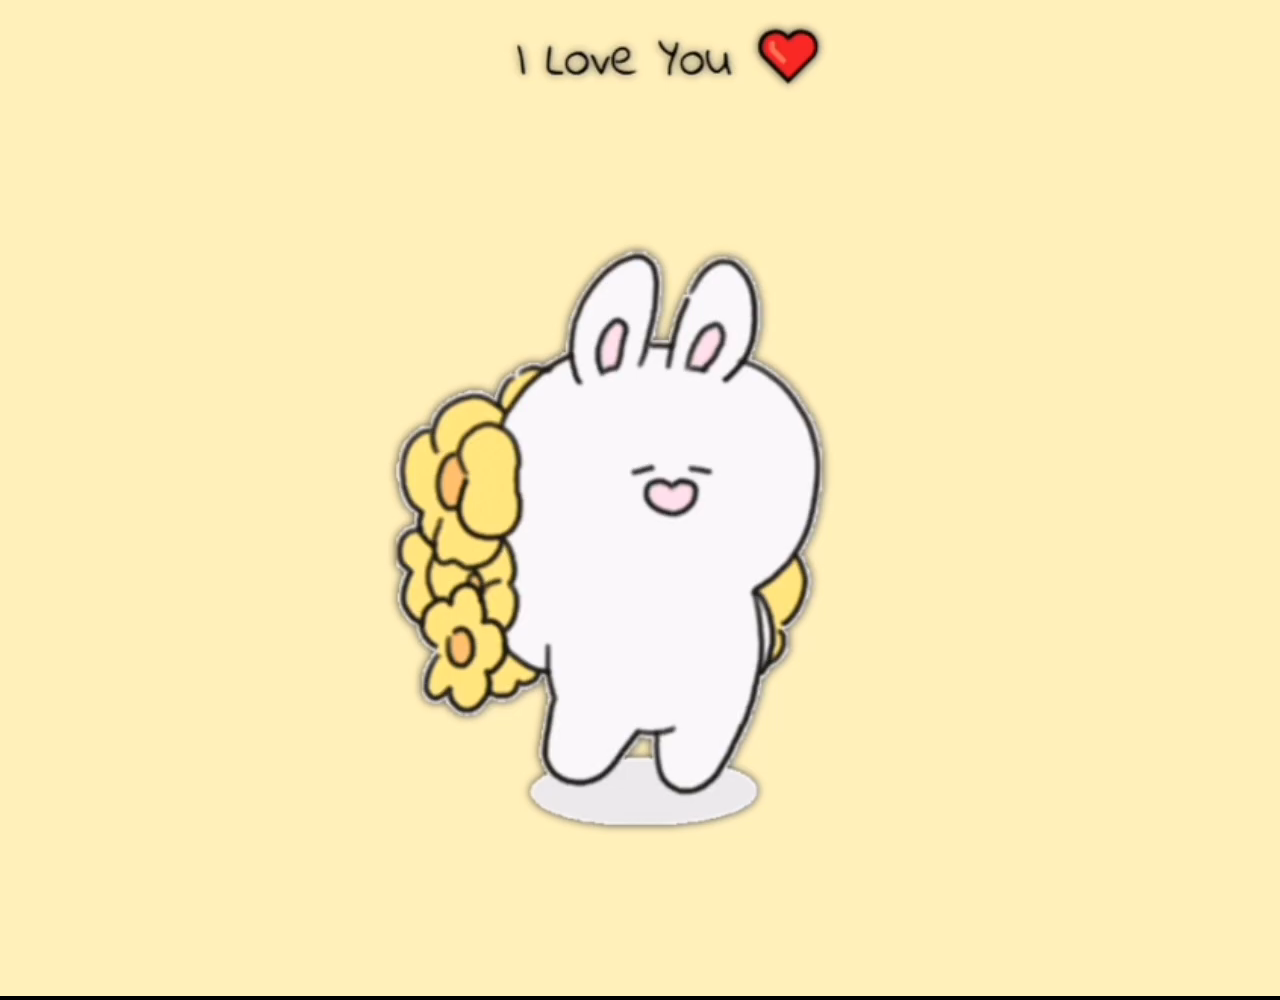
<file: index.html>
<!DOCTYPE html>
<html lang="en">
<head>
    <meta charset="UTF-8">
    <meta name="viewport" content="width=device-width, initial-scale=1.0">
    <link rel="stylesheet" href="style.css">
    <title>Video</title>
</head>
<body>
    <div class="flowers">
        <video src="/gif.mp4" type="video/mp4"></video>
    </div>
    
</body>
</html>
</file>
<file: style.css>
.flowes{
    width: 100%;
    height: 100%;
    object-fit: cover; 
    background-color: #fae2bf;
    color: #000;
    border: none;
    padding: 12px 20px;
    font-size: 18px;
    font-family: 'Courier New', Courier, monospace;
    border-radius: 10px;
}

body {
    display: flex;
    justify-content: center;
    align-items: center;
    height: 100vh;
    background-color: black;
    overflow: hidden;
}
</file>
